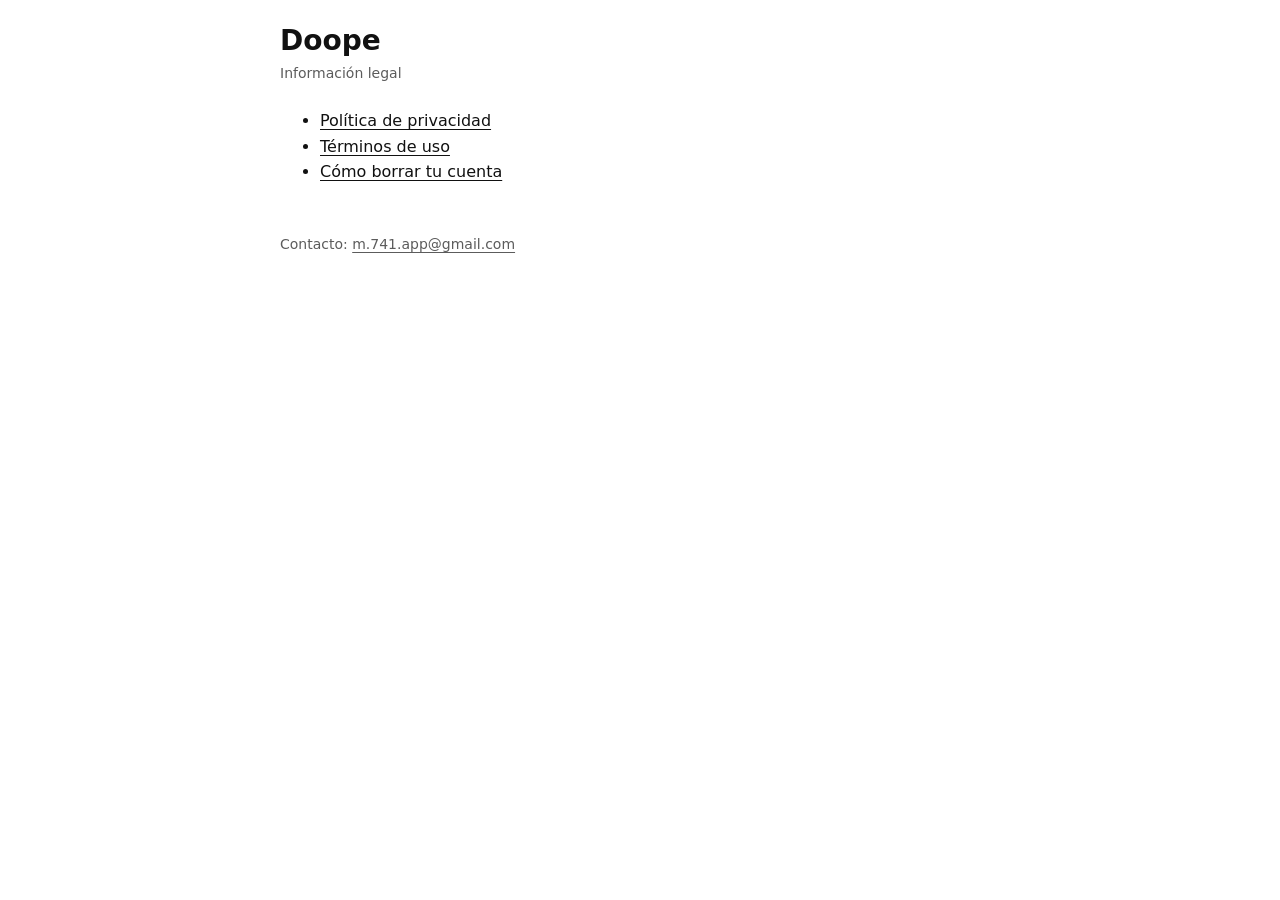
<file: index.html>
<!doctype html>
<html lang="es">
<head>
  <meta charset="utf-8">
  <meta name="viewport" content="width=device-width, initial-scale=1">
  <title>Doope · Información legal</title>
  <link rel="stylesheet" href="style.css">
</head>
<body>
  <main>
    <h1>Doope</h1>
    <p class="fecha">Información legal</p>
    <ul>
      <li><a href="privacidad.html">Política de privacidad</a></li>
      <li><a href="terminos.html">Términos de uso</a></li>
      <li><a href="borrar-cuenta.html">Cómo borrar tu cuenta</a></li>
    </ul>
    <footer>Contacto: <a href="mailto:m.741.app@gmail.com">m.741.app@gmail.com</a></footer>
  </main>
</body>
</html>
</file>
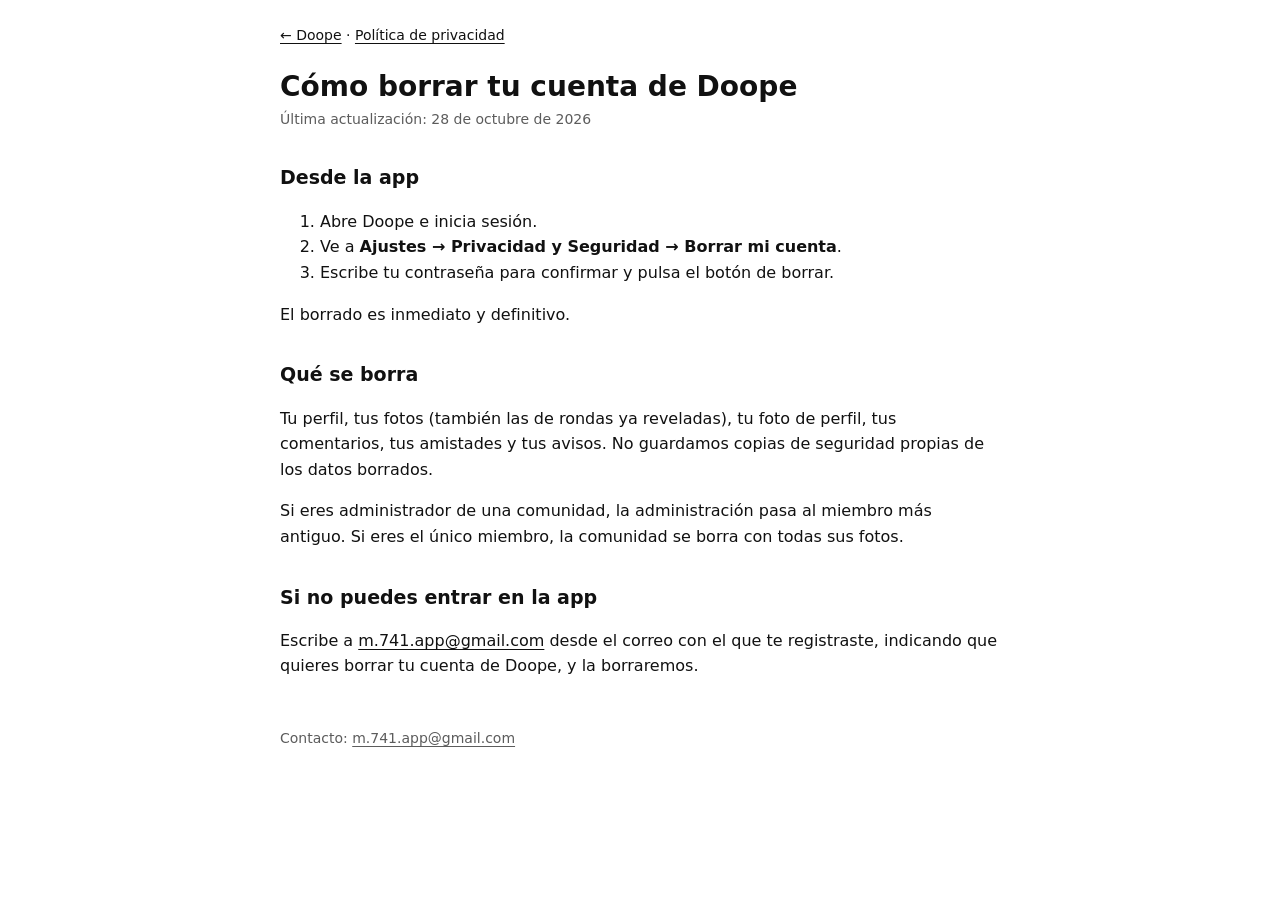
<file: borrar-cuenta.html>
<!doctype html>
<html lang="es">
<head>
  <meta charset="utf-8">
  <meta name="viewport" content="width=device-width, initial-scale=1">
  <title>Borrar tu cuenta · Doope</title>
  <link rel="stylesheet" href="style.css">
</head>
<body>
  <main>
    <nav><a href="index.html">← Doope</a> · <a href="privacidad.html">Política de privacidad</a></nav>
    <h1>Cómo borrar tu cuenta de Doope</h1>
    <p class="fecha">Última actualización: 28 de octubre de 2026</p>

    <h2>Desde la app</h2>
    <ol>
      <li>Abre Doope e inicia sesión.</li>
      <li>Ve a <strong>Ajustes → Privacidad y Seguridad → Borrar mi cuenta</strong>.</li>
      <li>Escribe tu contraseña para confirmar y pulsa el botón de borrar.</li>
    </ol>
    <p>El borrado es inmediato y definitivo.</p>

    <h2>Qué se borra</h2>
    <p>Tu perfil, tus fotos (también las de rondas ya reveladas), tu foto de perfil, tus comentarios, tus amistades y tus avisos. No guardamos copias de seguridad propias de los datos borrados.</p>
    <p>Si eres administrador de una comunidad, la administración pasa al miembro más antiguo. Si eres el único miembro, la comunidad se borra con todas sus fotos.</p>

    <h2>Si no puedes entrar en la app</h2>
    <p>Escribe a <a href="mailto:m.741.app@gmail.com">m.741.app@gmail.com</a> desde el correo con el que te registraste, indicando que quieres borrar tu cuenta de Doope, y la borraremos.</p>

    <footer>Contacto: <a href="mailto:m.741.app@gmail.com">m.741.app@gmail.com</a></footer>
  </main>
</body>
</html>
</file>
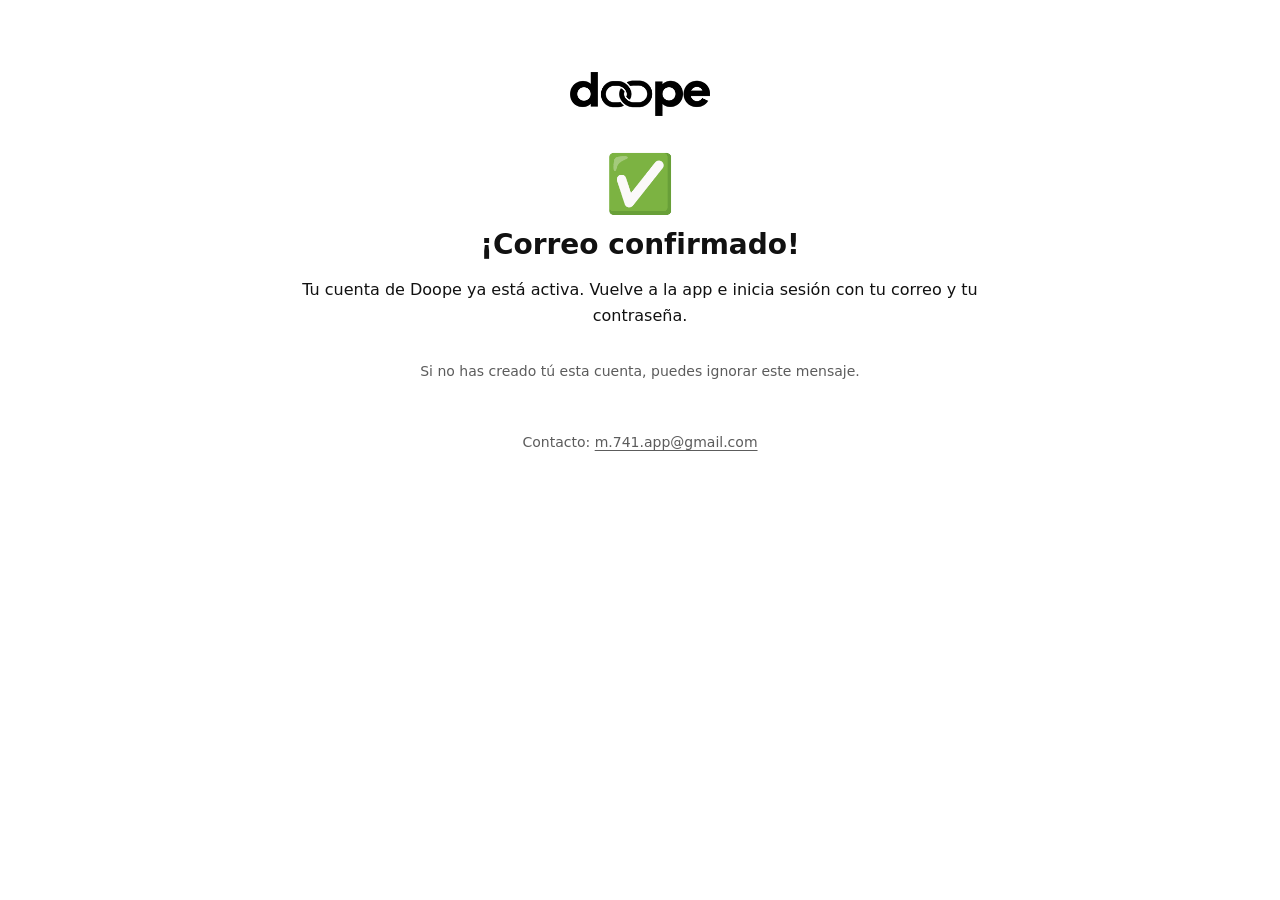
<file: correo-confirmado.html>
<!doctype html>
<html lang="es">
<head>
  <meta charset="utf-8">
  <meta name="viewport" content="width=device-width, initial-scale=1">
  <title>Correo confirmado · Doope</title>
  <link rel="stylesheet" href="style.css">
  <style>
    .centro { text-align: center; padding-top: 48px; }
    .logo { height: 44px; margin-bottom: 32px; }
    .logo-oscuro { display: none; }
    @media (prefers-color-scheme: dark) {
      .logo-claro { display: none; }
      .logo-oscuro { display: inline-block; }
    }
    .icono { font-size: 56px; line-height: 1; margin-bottom: 16px; }
    .boton {
      display: inline-block; margin-top: 24px; padding: 14px 32px; border-radius: 999px;
      background: var(--texto); color: var(--fondo); font-weight: 700; text-decoration: none;
    }
    .solo-movil { display: none; }
  </style>
</head>
<body>
  <main class="centro">
    <img class="logo logo-claro" src="logo-doope-negro.png" alt="Doope">
    <img class="logo logo-oscuro" src="logo-doope-blanco.png" alt="Doope">

    <div id="bien">
      <div class="icono">✅</div>
      <h1>¡Correo confirmado!</h1>
      <p>Tu cuenta de Doope ya está activa. Vuelve a la app e inicia sesión con tu correo y tu contraseña.</p>
      <a id="abrir" class="boton solo-movil" href="doope://">Abrir Doope</a>
      <p style="color: var(--suave); font-size: 14px; margin-top: 32px;">Si no has creado tú esta cuenta, puedes ignorar este mensaje.</p>
    </div>

    <div id="mal" style="display: none;">
      <div class="icono">⚠️</div>
      <h1>Este enlace ya no sirve</h1>
      <p>Ha caducado o ya se usó. Abre Doope, entra con tu correo y pulsa «Reenviar correo» para recibir uno nuevo.</p>
    </div>

    <footer>Contacto: <a href="mailto:m.741.app@gmail.com">m.741.app@gmail.com</a></footer>
  </main>

  <script>
    // Si el enlace llega con un error (caducado, usado), se avisa en vez de felicitar.
    var parametros = window.location.hash + '&' + window.location.search;
    if (/error/i.test(parametros)) {
      document.getElementById('bien').style.display = 'none';
      document.getElementById('mal').style.display = 'block';
    }
    // En Android, el botón abre la app directamente.
    if (/Android/i.test(navigator.userAgent)) {
      var boton = document.getElementById('abrir');
      boton.href = 'intent://#Intent;scheme=doope;package=com.m741app.doope;end';
      boton.className = 'boton';
    }
  </script>
</body>
</html>
</file>
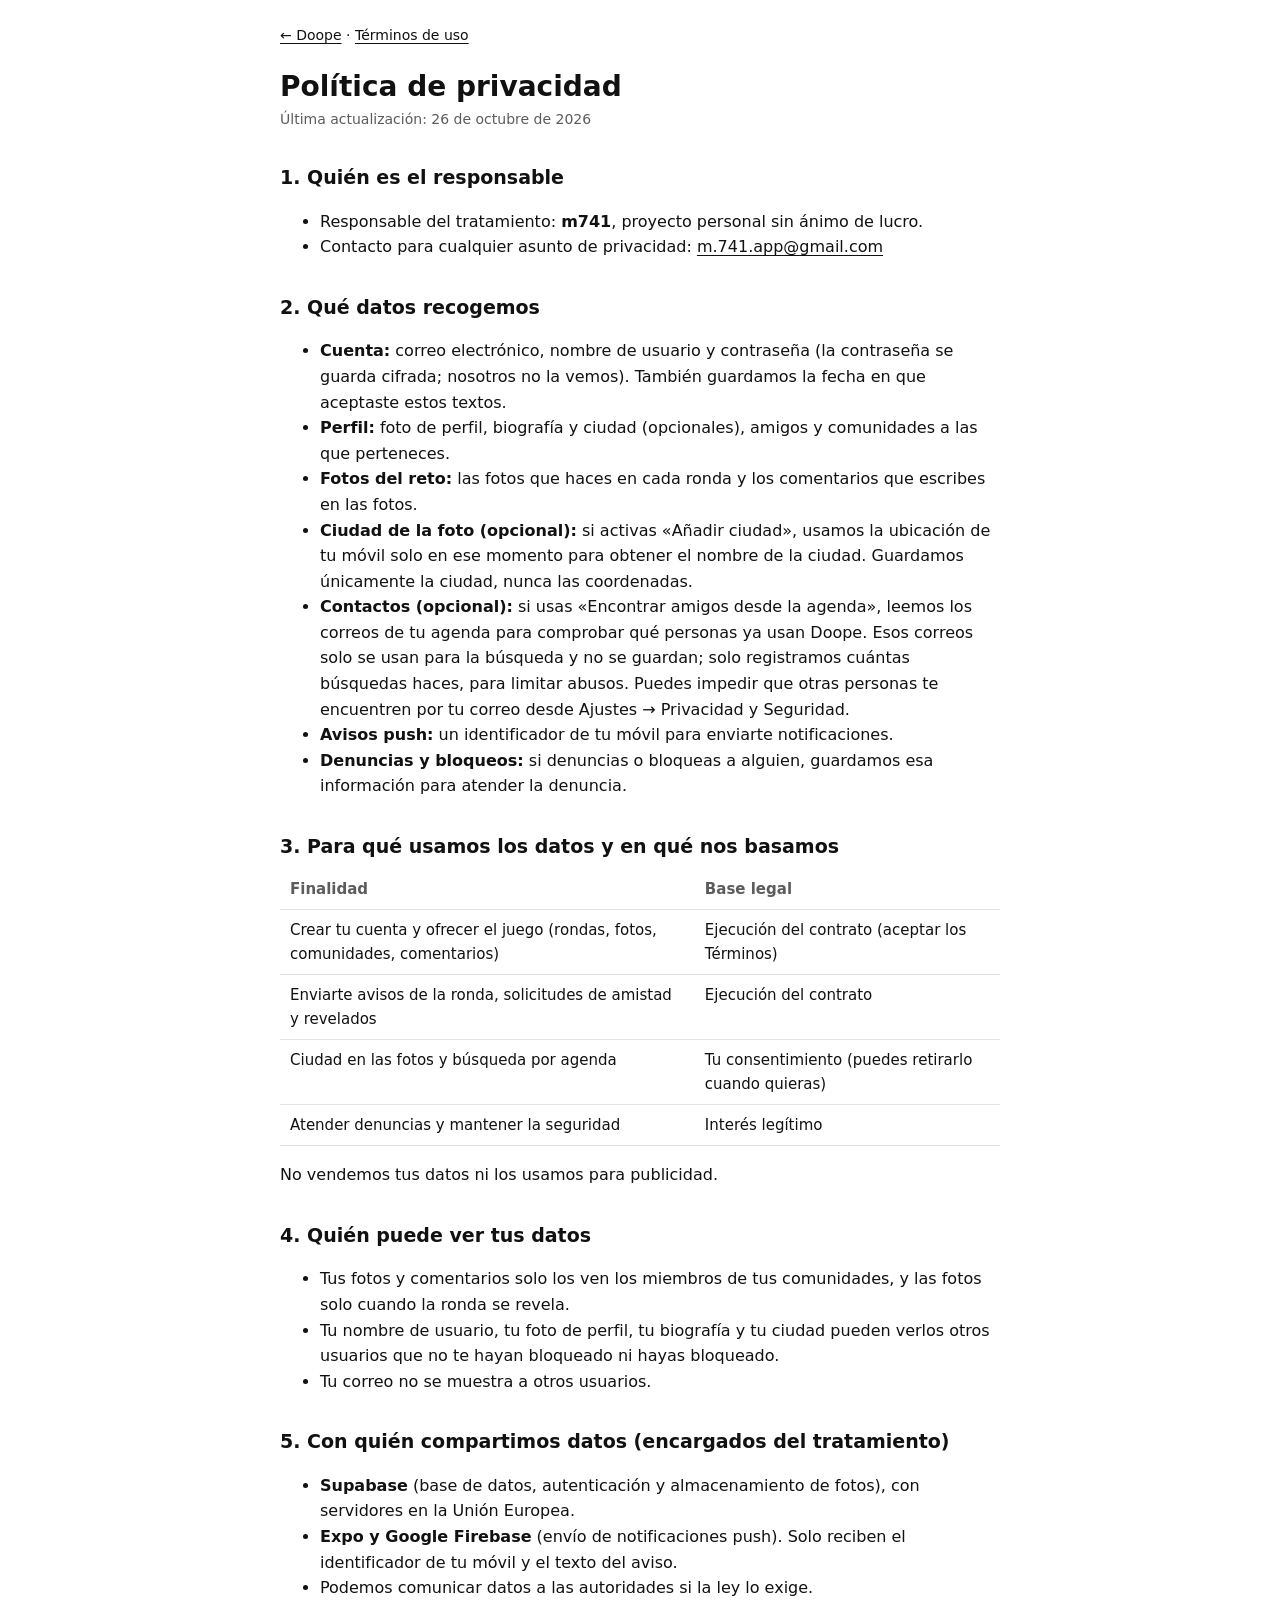
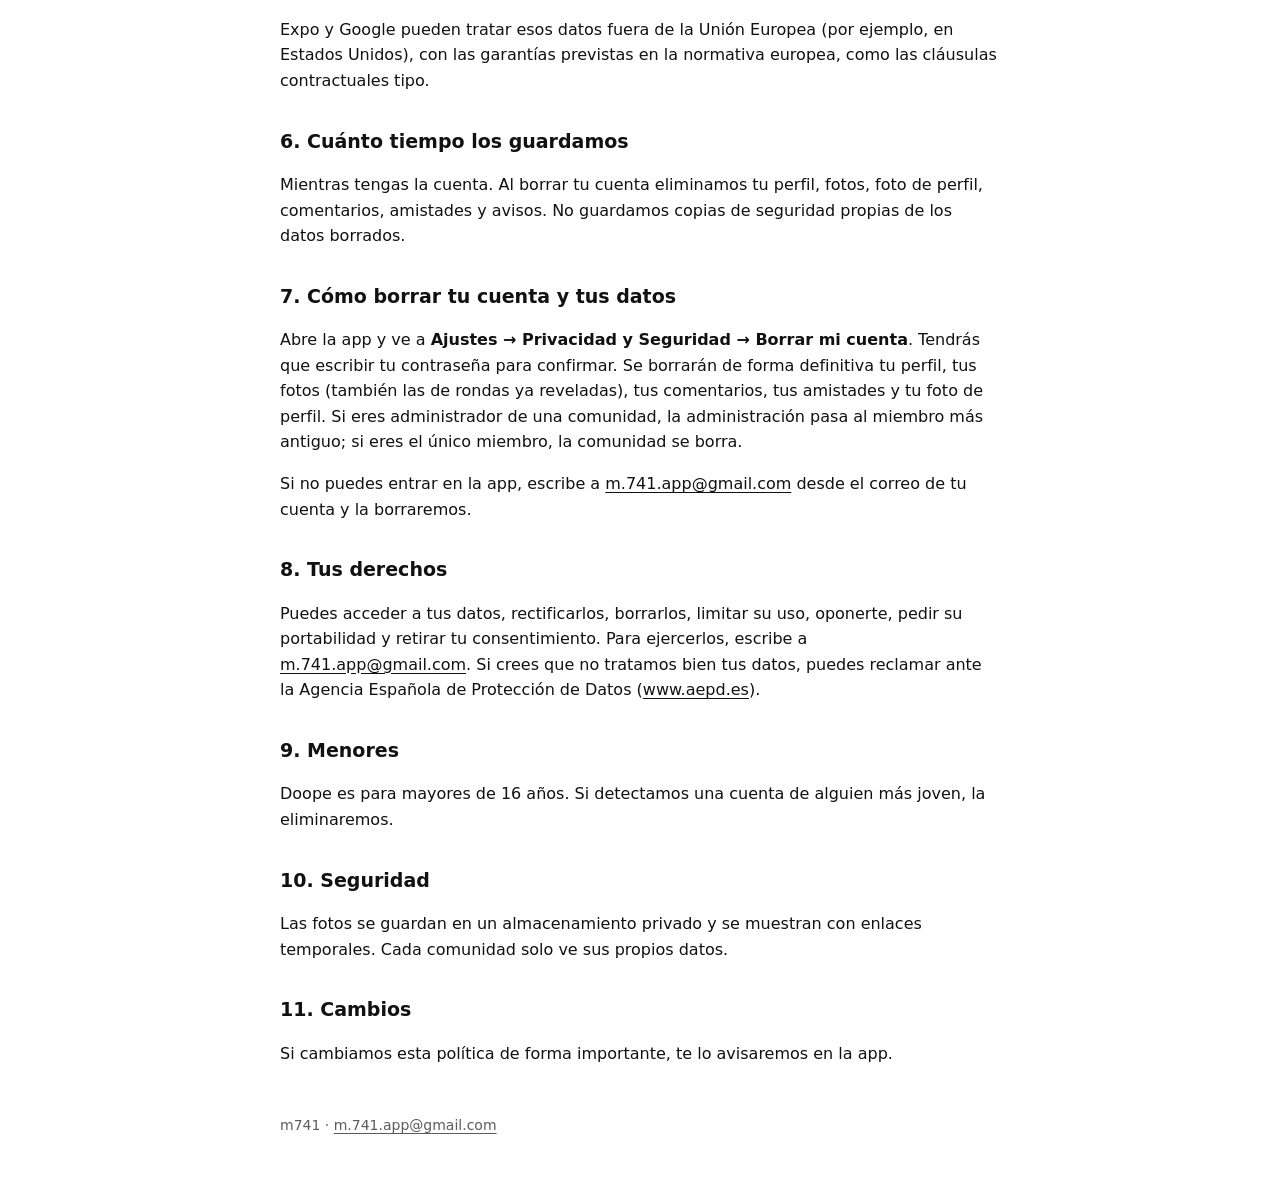
<file: privacidad.html>
<!doctype html>
<html lang="es">
<head>
  <meta charset="utf-8">
  <meta name="viewport" content="width=device-width, initial-scale=1">
  <title>Política de privacidad · Doope</title>
  <link rel="stylesheet" href="style.css">
</head>
<body>
  <main>
    <nav><a href="index.html">← Doope</a> · <a href="terminos.html">Términos de uso</a></nav>
    <h1>Política de privacidad</h1>
    <p class="fecha">Última actualización: 26 de octubre de 2026</p>

    <h2>1. Quién es el responsable</h2>
    <ul>
      <li>Responsable del tratamiento: <strong>m741</strong>, proyecto personal sin ánimo de lucro.</li>
      <li>Contacto para cualquier asunto de privacidad: <a href="mailto:m.741.app@gmail.com">m.741.app@gmail.com</a></li>
    </ul>

    <h2>2. Qué datos recogemos</h2>
    <ul>
      <li><strong>Cuenta:</strong> correo electrónico, nombre de usuario y contraseña (la contraseña se guarda cifrada; nosotros no la vemos). También guardamos la fecha en que aceptaste estos textos.</li>
      <li><strong>Perfil:</strong> foto de perfil, biografía y ciudad (opcionales), amigos y comunidades a las que perteneces.</li>
      <li><strong>Fotos del reto:</strong> las fotos que haces en cada ronda y los comentarios que escribes en las fotos.</li>
      <li><strong>Ciudad de la foto (opcional):</strong> si activas «Añadir ciudad», usamos la ubicación de tu móvil solo en ese momento para obtener el nombre de la ciudad. Guardamos únicamente la ciudad, nunca las coordenadas.</li>
      <li><strong>Contactos (opcional):</strong> si usas «Encontrar amigos desde la agenda», leemos los correos de tu agenda para comprobar qué personas ya usan Doope. Esos correos solo se usan para la búsqueda y no se guardan; solo registramos cuántas búsquedas haces, para limitar abusos. Puedes impedir que otras personas te encuentren por tu correo desde Ajustes → Privacidad y Seguridad.</li>
      <li><strong>Avisos push:</strong> un identificador de tu móvil para enviarte notificaciones.</li>
      <li><strong>Denuncias y bloqueos:</strong> si denuncias o bloqueas a alguien, guardamos esa información para atender la denuncia.</li>
    </ul>

    <h2>3. Para qué usamos los datos y en qué nos basamos</h2>
    <table>
      <thead><tr><th>Finalidad</th><th>Base legal</th></tr></thead>
      <tbody>
        <tr><td>Crear tu cuenta y ofrecer el juego (rondas, fotos, comunidades, comentarios)</td><td>Ejecución del contrato (aceptar los Términos)</td></tr>
        <tr><td>Enviarte avisos de la ronda, solicitudes de amistad y revelados</td><td>Ejecución del contrato</td></tr>
        <tr><td>Ciudad en las fotos y búsqueda por agenda</td><td>Tu consentimiento (puedes retirarlo cuando quieras)</td></tr>
        <tr><td>Atender denuncias y mantener la seguridad</td><td>Interés legítimo</td></tr>
      </tbody>
    </table>
    <p>No vendemos tus datos ni los usamos para publicidad.</p>

    <h2>4. Quién puede ver tus datos</h2>
    <ul>
      <li>Tus fotos y comentarios solo los ven los miembros de tus comunidades, y las fotos solo cuando la ronda se revela.</li>
      <li>Tu nombre de usuario, tu foto de perfil, tu biografía y tu ciudad pueden verlos otros usuarios que no te hayan bloqueado ni hayas bloqueado.</li>
      <li>Tu correo no se muestra a otros usuarios.</li>
    </ul>

    <h2>5. Con quién compartimos datos (encargados del tratamiento)</h2>
    <ul>
      <li><strong>Supabase</strong> (base de datos, autenticación y almacenamiento de fotos), con servidores en la Unión Europea.</li>
      <li><strong>Expo y Google Firebase</strong> (envío de notificaciones push). Solo reciben el identificador de tu móvil y el texto del aviso.</li>
      <li>Podemos comunicar datos a las autoridades si la ley lo exige.</li>
    </ul>
    <p>Expo y Google pueden tratar esos datos fuera de la Unión Europea (por ejemplo, en Estados Unidos), con las garantías previstas en la normativa europea, como las cláusulas contractuales tipo.</p>

    <h2>6. Cuánto tiempo los guardamos</h2>
    <p>Mientras tengas la cuenta. Al borrar tu cuenta eliminamos tu perfil, fotos, foto de perfil, comentarios, amistades y avisos. No guardamos copias de seguridad propias de los datos borrados.</p>

    <h2 id="borrar-cuenta">7. Cómo borrar tu cuenta y tus datos</h2>
    <p>Abre la app y ve a <strong>Ajustes → Privacidad y Seguridad → Borrar mi cuenta</strong>. Tendrás que escribir tu contraseña para confirmar. Se borrarán de forma definitiva tu perfil, tus fotos (también las de rondas ya reveladas), tus comentarios, tus amistades y tu foto de perfil. Si eres administrador de una comunidad, la administración pasa al miembro más antiguo; si eres el único miembro, la comunidad se borra.</p>
    <p>Si no puedes entrar en la app, escribe a <a href="mailto:m.741.app@gmail.com">m.741.app@gmail.com</a> desde el correo de tu cuenta y la borraremos.</p>

    <h2>8. Tus derechos</h2>
    <p>Puedes acceder a tus datos, rectificarlos, borrarlos, limitar su uso, oponerte, pedir su portabilidad y retirar tu consentimiento. Para ejercerlos, escribe a <a href="mailto:m.741.app@gmail.com">m.741.app@gmail.com</a>. Si crees que no tratamos bien tus datos, puedes reclamar ante la Agencia Española de Protección de Datos (<a href="https://www.aepd.es">www.aepd.es</a>).</p>

    <h2>9. Menores</h2>
    <p>Doope es para mayores de 16 años. Si detectamos una cuenta de alguien más joven, la eliminaremos.</p>

    <h2>10. Seguridad</h2>
    <p>Las fotos se guardan en un almacenamiento privado y se muestran con enlaces temporales. Cada comunidad solo ve sus propios datos.</p>

    <h2>11. Cambios</h2>
    <p>Si cambiamos esta política de forma importante, te lo avisaremos en la app.</p>

    <footer>m741 · <a href="mailto:m.741.app@gmail.com">m.741.app@gmail.com</a></footer>
  </main>
</body>
</html>
</file>
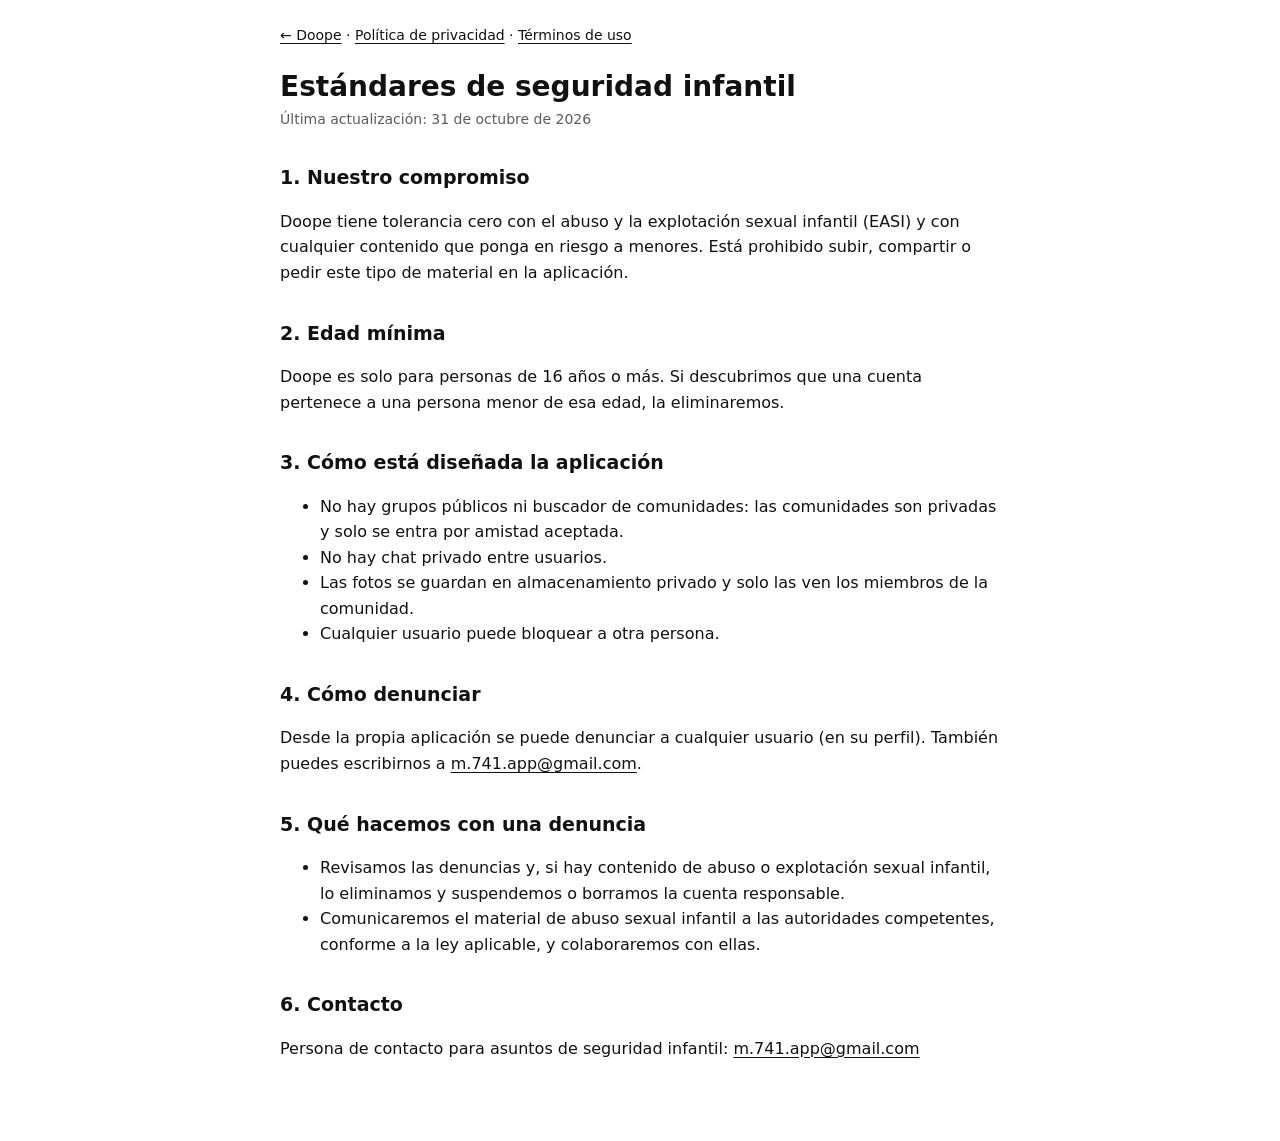
<file: seguridad-infantil.html>
<!doctype html>
<html lang="es">
<head>
  <meta charset="utf-8">
  <meta name="viewport" content="width=device-width, initial-scale=1">
  <title>Estándares de seguridad infantil · Doope</title>
  <link rel="stylesheet" href="style.css">
</head>
<body>
  <main>
    <nav><a href="index.html">← Doope</a> · <a href="privacidad.html">Política de privacidad</a> · <a href="terminos.html">Términos de uso</a></nav>
    <h1>Estándares de seguridad infantil</h1>
    <p class="fecha">Última actualización: 31 de octubre de 2026</p>

    <h2>1. Nuestro compromiso</h2>
    <p>Doope tiene tolerancia cero con el abuso y la explotación sexual infantil (EASI) y con cualquier contenido que ponga en riesgo a menores. Está prohibido subir, compartir o pedir este tipo de material en la aplicación.</p>

    <h2>2. Edad mínima</h2>
    <p>Doope es solo para personas de 16 años o más. Si descubrimos que una cuenta pertenece a una persona menor de esa edad, la eliminaremos.</p>

    <h2>3. Cómo está diseñada la aplicación</h2>
    <ul>
      <li>No hay grupos públicos ni buscador de comunidades: las comunidades son privadas y solo se entra por amistad aceptada.</li>
      <li>No hay chat privado entre usuarios.</li>
      <li>Las fotos se guardan en almacenamiento privado y solo las ven los miembros de la comunidad.</li>
      <li>Cualquier usuario puede bloquear a otra persona.</li>
    </ul>

    <h2>4. Cómo denunciar</h2>
    <p>Desde la propia aplicación se puede denunciar a cualquier usuario (en su perfil). También puedes escribirnos a <a href="mailto:m.741.app@gmail.com">m.741.app@gmail.com</a>.</p>

    <h2>5. Qué hacemos con una denuncia</h2>
    <ul>
      <li>Revisamos las denuncias y, si hay contenido de abuso o explotación sexual infantil, lo eliminamos y suspendemos o borramos la cuenta responsable.</li>
      <li>Comunicaremos el material de abuso sexual infantil a las autoridades competentes, conforme a la ley aplicable, y colaboraremos con ellas.</li>
    </ul>

    <h2>6. Contacto</h2>
    <p>Persona de contacto para asuntos de seguridad infantil: <a href="mailto:m.741.app@gmail.com">m.741.app@gmail.com</a></p>
  </main>
</body>
</html>
</file>
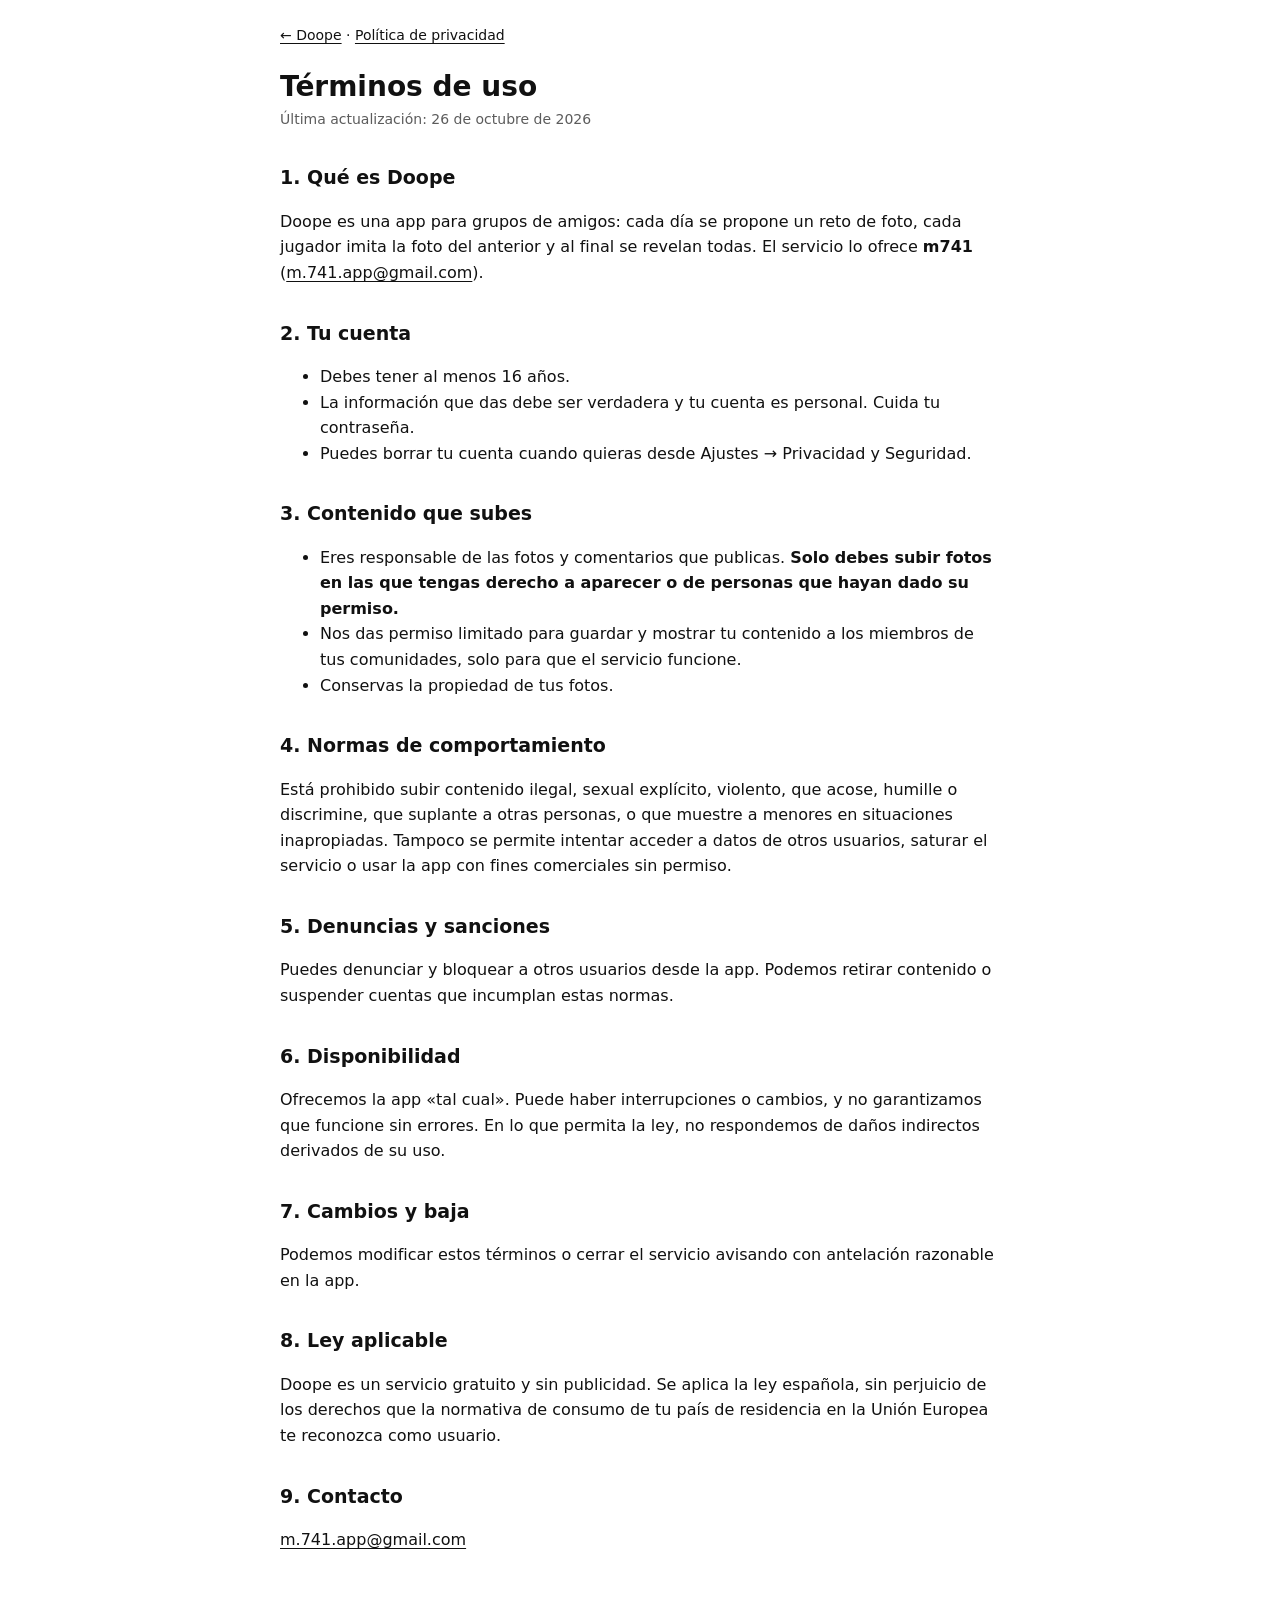
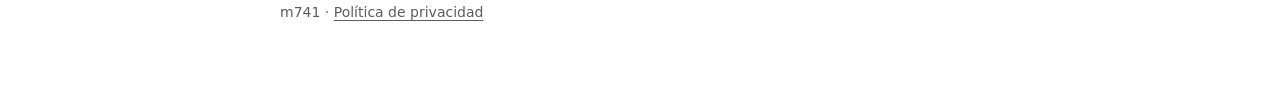
<file: terminos.html>
<!doctype html>
<html lang="es">
<head>
  <meta charset="utf-8">
  <meta name="viewport" content="width=device-width, initial-scale=1">
  <title>Términos de uso · Doope</title>
  <link rel="stylesheet" href="style.css">
</head>
<body>
  <main>
    <nav><a href="index.html">← Doope</a> · <a href="privacidad.html">Política de privacidad</a></nav>
    <h1>Términos de uso</h1>
    <p class="fecha">Última actualización: 26 de octubre de 2026</p>

    <h2>1. Qué es Doope</h2>
    <p>Doope es una app para grupos de amigos: cada día se propone un reto de foto, cada jugador imita la foto del anterior y al final se revelan todas. El servicio lo ofrece <strong>m741</strong> (<a href="mailto:m.741.app@gmail.com">m.741.app@gmail.com</a>).</p>

    <h2>2. Tu cuenta</h2>
    <ul>
      <li>Debes tener al menos 16 años.</li>
      <li>La información que das debe ser verdadera y tu cuenta es personal. Cuida tu contraseña.</li>
      <li>Puedes borrar tu cuenta cuando quieras desde Ajustes → Privacidad y Seguridad.</li>
    </ul>

    <h2>3. Contenido que subes</h2>
    <ul>
      <li>Eres responsable de las fotos y comentarios que publicas. <strong>Solo debes subir fotos en las que tengas derecho a aparecer o de personas que hayan dado su permiso.</strong></li>
      <li>Nos das permiso limitado para guardar y mostrar tu contenido a los miembros de tus comunidades, solo para que el servicio funcione.</li>
      <li>Conservas la propiedad de tus fotos.</li>
    </ul>

    <h2>4. Normas de comportamiento</h2>
    <p>Está prohibido subir contenido ilegal, sexual explícito, violento, que acose, humille o discrimine, que suplante a otras personas, o que muestre a menores en situaciones inapropiadas. Tampoco se permite intentar acceder a datos de otros usuarios, saturar el servicio o usar la app con fines comerciales sin permiso.</p>

    <h2>5. Denuncias y sanciones</h2>
    <p>Puedes denunciar y bloquear a otros usuarios desde la app. Podemos retirar contenido o suspender cuentas que incumplan estas normas.</p>

    <h2>6. Disponibilidad</h2>
    <p>Ofrecemos la app «tal cual». Puede haber interrupciones o cambios, y no garantizamos que funcione sin errores. En lo que permita la ley, no respondemos de daños indirectos derivados de su uso.</p>

    <h2>7. Cambios y baja</h2>
    <p>Podemos modificar estos términos o cerrar el servicio avisando con antelación razonable en la app.</p>

    <h2>8. Ley aplicable</h2>
    <p>Doope es un servicio gratuito y sin publicidad. Se aplica la ley española, sin perjuicio de los derechos que la normativa de consumo de tu país de residencia en la Unión Europea te reconozca como usuario.</p>

    <h2>9. Contacto</h2>
    <p><a href="mailto:m.741.app@gmail.com">m.741.app@gmail.com</a></p>

    <footer>m741 · <a href="privacidad.html">Política de privacidad</a></footer>
  </main>
</body>
</html>
</file>
<file: style.css>
:root {
  --fondo: #ffffff;
  --texto: #111111;
  --suave: #5c5c5c;
  --borde: #e3e3e3;
}
@media (prefers-color-scheme: dark) {
  :root {
    --fondo: #111111;
    --texto: #f2f2f2;
    --suave: #a8a8a8;
    --borde: #2c2c2c;
  }
}
* { box-sizing: border-box; }
body {
  margin: 0;
  padding: 24px 16px 64px;
  background: var(--fondo);
  color: var(--texto);
  font: 16px/1.6 system-ui, -apple-system, "Segoe UI", Roboto, sans-serif;
}
main { max-width: 720px; margin: 0 auto; }
h1 { font-size: 28px; line-height: 1.2; margin: 0 0 4px; }
h2 { font-size: 19px; margin: 32px 0 8px; }
p, li { color: var(--texto); }
.fecha { color: var(--suave); font-size: 14px; margin: 0 0 24px; }
a { color: inherit; text-underline-offset: 3px; }
nav { margin-bottom: 24px; font-size: 14px; }
table { width: 100%; border-collapse: collapse; font-size: 15px; }
th, td { text-align: left; vertical-align: top; padding: 8px 10px; border-bottom: 1px solid var(--borde); }
th { color: var(--suave); font-weight: 600; }
footer { margin-top: 48px; color: var(--suave); font-size: 14px; }
</file>
